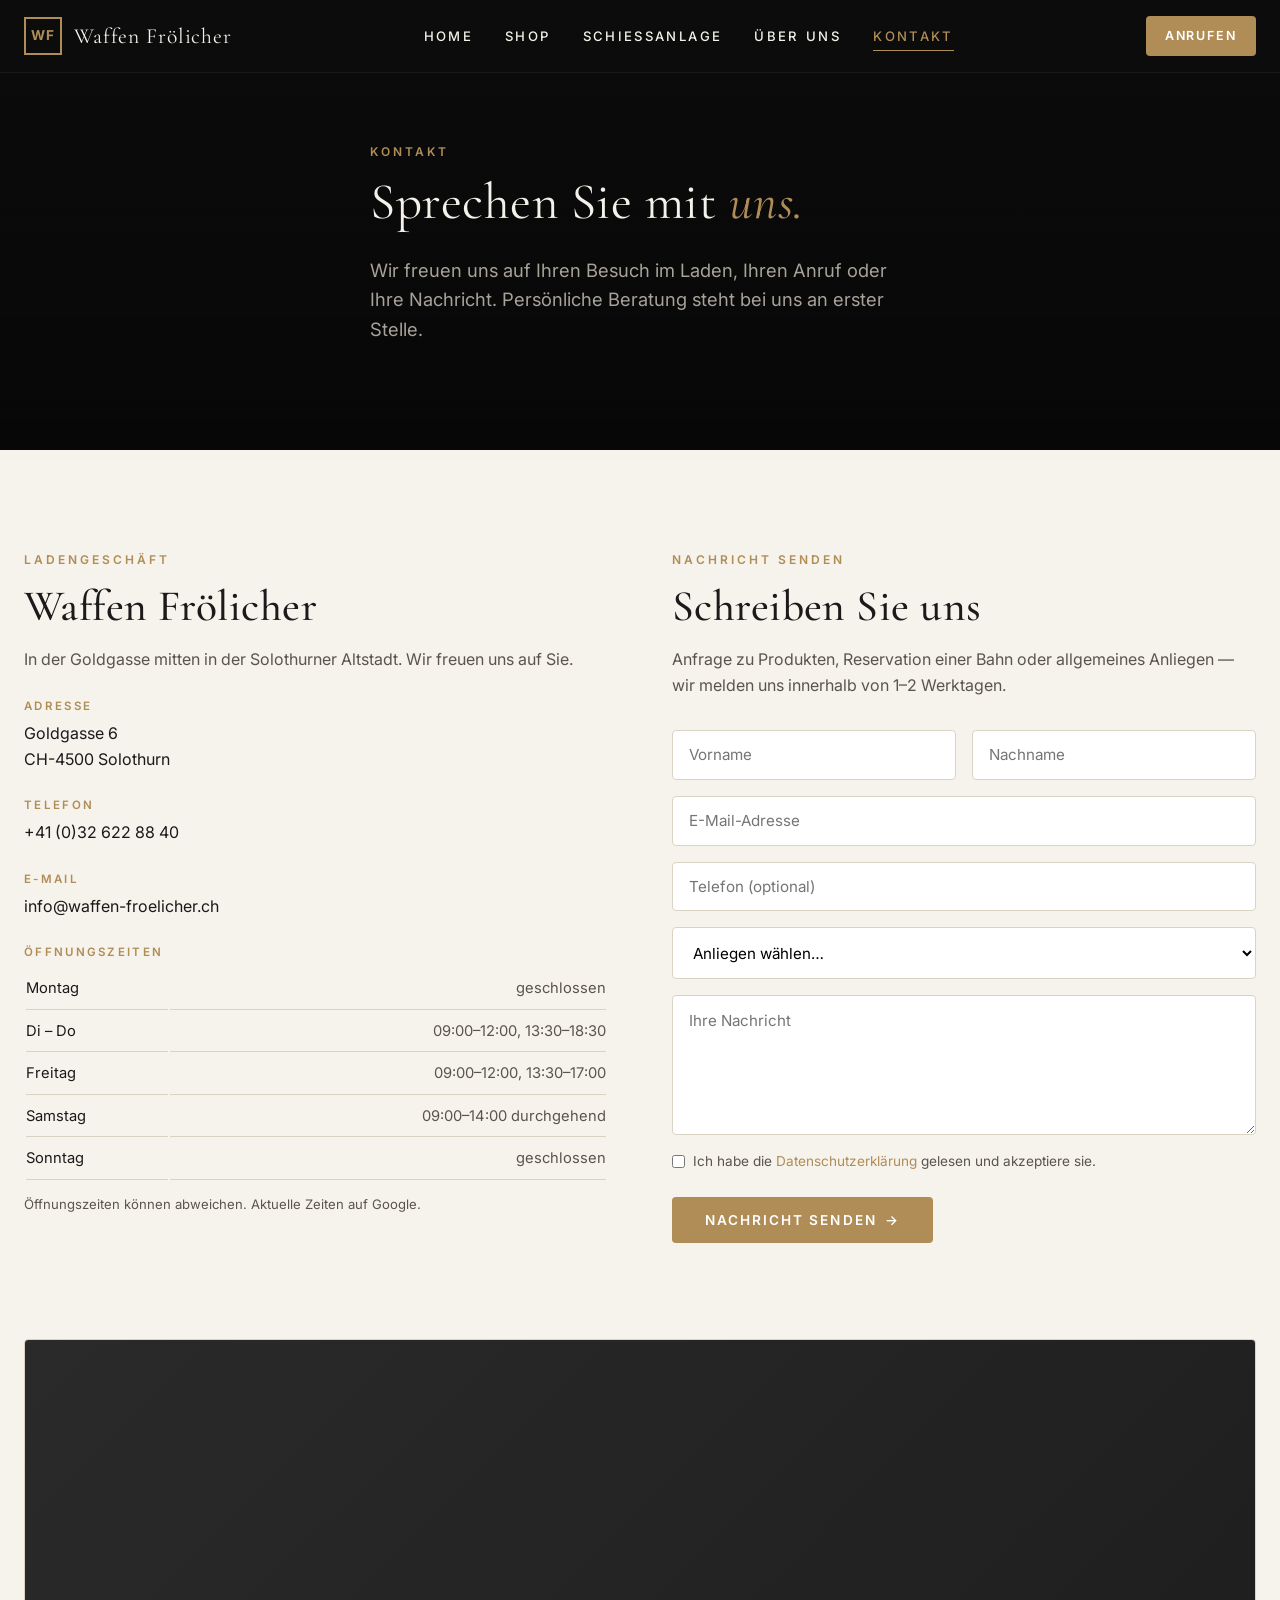
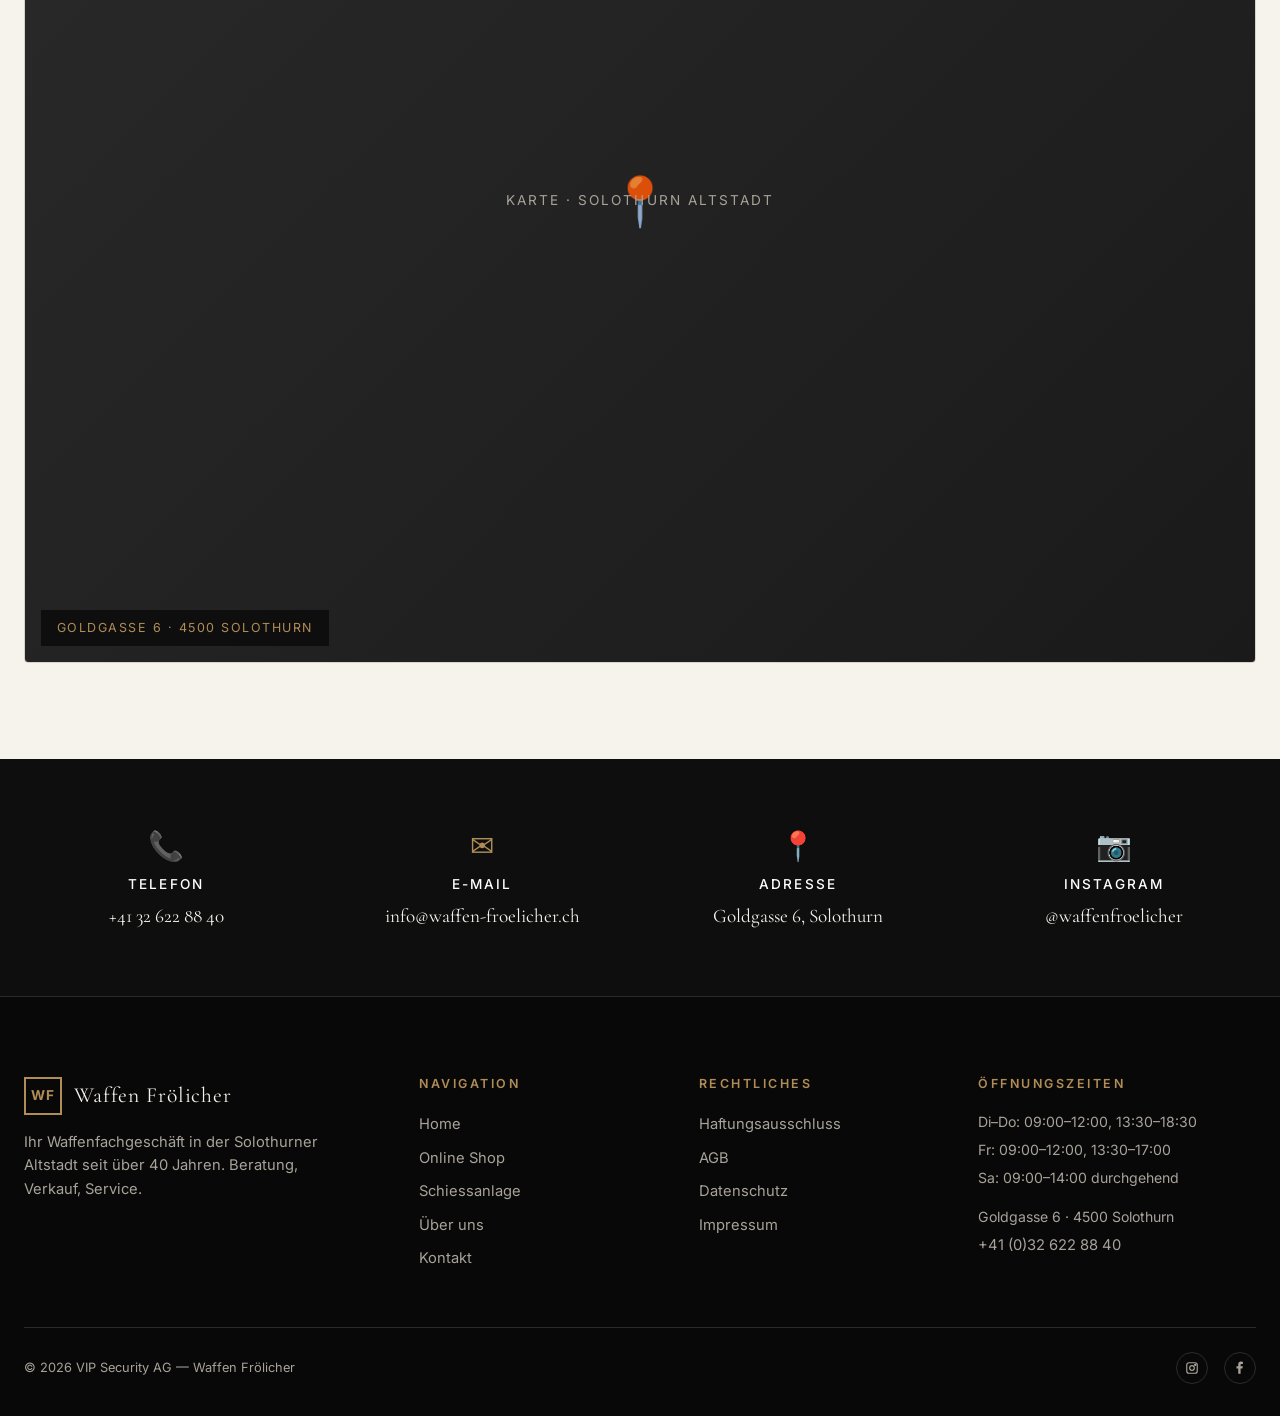
<file: kontakt.html>
<!DOCTYPE html>
<html lang="de">
<head>
  <meta charset="UTF-8">
  <meta name="viewport" content="width=device-width, initial-scale=1.0">
  <title>Kontakt — Waffen Frölicher</title>
  <meta name="description" content="Kontaktieren Sie Waffen Frölicher in Solothurn. Goldgasse 6, 4500 Solothurn. Telefon +41 32 622 88 40.">
  <link rel="preconnect" href="https://fonts.googleapis.com">
  <link rel="preconnect" href="https://fonts.gstatic.com" crossorigin>
  <link href="https://fonts.googleapis.com/css2?family=Cormorant+Garamond:ital,wght@0,400;0,500;0,600;1,400&family=Inter:wght@400;500;600;700&display=swap" rel="stylesheet">
  <link rel="stylesheet" href="styles.css">
</head>
<body>

<header class="site-header">
  <div class="container">
    <a href="index.html" class="brand">
      <span class="brand-mark">WF</span>
      <span>Waffen Frölicher</span>
    </a>
    <nav class="nav-main">
      <a href="index.html">Home</a>
      <a href="shop.html">Shop</a>
      <a href="schiessanlage.html">Schiessanlage</a>
      <a href="ueber-uns.html">Über uns</a>
      <a href="kontakt.html" class="active">Kontakt</a>
    </nav>
    <a href="tel:+41326228840" class="nav-cta">Anrufen</a>
    <button class="nav-toggle" aria-label="Menü"><span></span></button>
  </div>
</header>

<section class="hero hero-sub">
  <div class="hero-bg" style="background-image:url('https://waffen-froelicher.ch/wp-content/uploads/2024/06/5510096e-c8cb-4e33-a4b0-0fe708e0344a-960x450-1.jpg');"></div>
  <div class="container hero-content">
    <span class="eyebrow">Kontakt</span>
    <h1>Sprechen Sie mit <span>uns.</span></h1>
    <p class="lead">Wir freuen uns auf Ihren Besuch im Laden, Ihren Anruf oder Ihre Nachricht. Persönliche Beratung steht bei uns an erster Stelle.</p>
  </div>
</section>

<section class="section">
  <div class="container">
    <div class="contact-grid">

      <!-- LEFT: Info -->
      <div class="contact-info">
        <span class="eyebrow">Ladengeschäft</span>
        <h2>Waffen Frölicher</h2>
        <p>In der Goldgasse mitten in der Solothurner Altstadt. Wir freuen uns auf Sie.</p>

        <div class="contact-block">
          <span class="label">Adresse</span>
          <div class="value">Goldgasse 6<br>CH-4500 Solothurn</div>
        </div>

        <div class="contact-block">
          <span class="label">Telefon</span>
          <div class="value"><a href="tel:+41326228840">+41 (0)32 622 88 40</a></div>
        </div>

        <div class="contact-block">
          <span class="label">E-Mail</span>
          <div class="value"><a href="mailto:info@waffen-froelicher.ch">info@waffen-froelicher.ch</a></div>
        </div>

        <div class="contact-block">
          <span class="label">Öffnungszeiten</span>
          <table class="hours-table">
            <tr><td>Montag</td><td>geschlossen</td></tr>
            <tr><td>Di – Do</td><td>09:00–12:00, 13:30–18:30</td></tr>
            <tr><td>Freitag</td><td>09:00–12:00, 13:30–17:00</td></tr>
            <tr><td>Samstag</td><td>09:00–14:00 durchgehend</td></tr>
            <tr><td>Sonntag</td><td>geschlossen</td></tr>
          </table>
          <p style="font-size: 0.82rem; color: var(--text-on-light-muted); margin-top: 0.75rem;">Öffnungszeiten können abweichen. Aktuelle Zeiten auf Google.</p>
        </div>
      </div>

      <!-- RIGHT: Form -->
      <div>
        <span class="eyebrow">Nachricht senden</span>
        <h2>Schreiben Sie uns</h2>
        <p style="color: var(--text-on-light-muted); margin-bottom: 2rem;">Anfrage zu Produkten, Reservation einer Bahn oder allgemeines Anliegen — wir melden uns innerhalb von 1–2 Werktagen.</p>

        <form class="contact-form">
          <div style="display:grid; grid-template-columns: 1fr 1fr; gap: 1rem;">
            <input type="text" placeholder="Vorname" required>
            <input type="text" placeholder="Nachname" required>
          </div>
          <input type="email" placeholder="E-Mail-Adresse" required>
          <input type="tel" placeholder="Telefon (optional)">
          <select style="width: 100%; padding: 0.9rem 1rem; border: 1px solid var(--border-light); background: #fff; font-family: inherit; font-size: 0.95rem; border-radius: var(--radius);">
            <option>Anliegen wählen…</option>
            <option>Allgemeine Anfrage</option>
            <option>Produktreservation</option>
            <option>Schiessbahn reservieren</option>
            <option>Kurs / Training</option>
            <option>Büchsenmacher-Service</option>
            <option>Waffengutachten</option>
            <option>An-/Verkauf</option>
          </select>
          <textarea placeholder="Ihre Nachricht" required></textarea>
          <label style="display:flex; gap: 0.5rem; align-items: flex-start; font-size: 0.85rem; color: var(--text-on-light-muted);">
            <input type="checkbox" style="width: auto; margin-top: 0.25rem;" required>
            <span>Ich habe die <a href="#" style="color: var(--accent);">Datenschutzerklärung</a> gelesen und akzeptiere sie.</span>
          </label>
          <button type="submit" class="btn btn-primary btn-arrow" style="justify-self: start; margin-top: 0.5rem;">Nachricht senden</button>
        </form>
      </div>

    </div>
  </div>
</section>

<!-- MAP -->
<section class="section" style="padding-top: 0;">
  <div class="container">
    <div class="map-frame">
      <span style="position: relative; z-index: 2; font-size: 0.85rem; letter-spacing: 0.15em; text-transform: uppercase;">Karte · Solothurn Altstadt</span>
    </div>
  </div>
</section>

<!-- DIRECT CONTACT BAND -->
<section class="section dark" style="padding: 4rem 0;">
  <div class="container">
    <div style="display:grid; grid-template-columns: repeat(auto-fit, minmax(220px, 1fr)); gap: 2rem; text-align:center;">
      <div>
        <div style="font-size: 1.8rem; color: var(--accent); margin-bottom: 0.5rem;">📞</div>
        <h4 style="color:#fff; font-family: var(--font-sans); font-size: 0.85rem; letter-spacing: 0.15em; text-transform: uppercase; margin-bottom: 0.5rem;">Telefon</h4>
        <a href="tel:+41326228840" style="color: var(--text-on-dark); font-family: var(--font-serif); font-size: 1.2rem;">+41 32 622 88 40</a>
      </div>
      <div>
        <div style="font-size: 1.8rem; color: var(--accent); margin-bottom: 0.5rem;">✉</div>
        <h4 style="color:#fff; font-family: var(--font-sans); font-size: 0.85rem; letter-spacing: 0.15em; text-transform: uppercase; margin-bottom: 0.5rem;">E-Mail</h4>
        <a href="mailto:info@waffen-froelicher.ch" style="color: var(--text-on-dark); font-family: var(--font-serif); font-size: 1.2rem;">info@waffen-froelicher.ch</a>
      </div>
      <div>
        <div style="font-size: 1.8rem; color: var(--accent); margin-bottom: 0.5rem;">📍</div>
        <h4 style="color:#fff; font-family: var(--font-sans); font-size: 0.85rem; letter-spacing: 0.15em; text-transform: uppercase; margin-bottom: 0.5rem;">Adresse</h4>
        <span style="color: var(--text-on-dark); font-family: var(--font-serif); font-size: 1.2rem;">Goldgasse 6, Solothurn</span>
      </div>
      <div>
        <div style="font-size: 1.8rem; color: var(--accent); margin-bottom: 0.5rem;">📷</div>
        <h4 style="color:#fff; font-family: var(--font-sans); font-size: 0.85rem; letter-spacing: 0.15em; text-transform: uppercase; margin-bottom: 0.5rem;">Instagram</h4>
        <a href="https://www.instagram.com/waffenfroelicher/" target="_blank" style="color: var(--text-on-dark); font-family: var(--font-serif); font-size: 1.2rem;">@waffenfroelicher</a>
      </div>
    </div>
  </div>
</section>

<footer class="site-footer">
  <div class="container">
    <div class="footer-grid">
      <div class="footer-about">
        <div class="brand" style="margin-bottom:0.5rem;">
          <span class="brand-mark">WF</span>
          <span>Waffen Frölicher</span>
        </div>
        <p>Ihr Waffenfachgeschäft in der Solothurner Altstadt seit über 40 Jahren. Beratung, Verkauf, Service.</p>
      </div>
      <div>
        <h4>Navigation</h4>
        <ul>
          <li><a href="index.html">Home</a></li>
          <li><a href="shop.html">Online Shop</a></li>
          <li><a href="schiessanlage.html">Schiessanlage</a></li>
          <li><a href="ueber-uns.html">Über uns</a></li>
          <li><a href="kontakt.html">Kontakt</a></li>
        </ul>
      </div>
      <div>
        <h4>Rechtliches</h4>
        <ul>
          <li><a href="#">Haftungsausschluss</a></li>
          <li><a href="#">AGB</a></li>
          <li><a href="#">Datenschutz</a></li>
          <li><a href="#">Impressum</a></li>
        </ul>
      </div>
      <div class="footer-hours">
        <h4>Öffnungszeiten</h4>
        <p>Di–Do: 09:00–12:00, 13:30–18:30</p>
        <p>Fr: 09:00–12:00, 13:30–17:00</p>
        <p>Sa: 09:00–14:00 durchgehend</p>
        <p style="margin-top:1rem;">Goldgasse 6 · 4500 Solothurn</p>
        <p><a href="tel:+41326228840">+41 (0)32 622 88 40</a></p>
      </div>
    </div>
    <div class="footer-bottom">
      <div>© 2026 VIP Security AG — Waffen Frölicher</div>
      <div class="socials">
        <a href="https://www.instagram.com/waffenfroelicher/" target="_blank" aria-label="Instagram">
          <svg width="14" height="14" viewBox="0 0 24 24" fill="none" stroke="currentColor" stroke-width="2"><rect x="3" y="3" width="18" height="18" rx="4"/><circle cx="12" cy="12" r="4"/><circle cx="17.5" cy="6.5" r="1" fill="currentColor"/></svg>
        </a>
        <a href="#" aria-label="Facebook">
          <svg width="14" height="14" viewBox="0 0 24 24" fill="currentColor"><path d="M13 22v-9h3l1-4h-4V7c0-1 .5-2 2-2h2V1.5C16.5 1.5 15 1 13.5 1 11 1 9 2.5 9 5.5V9H6v4h3v9h4z"/></svg>
        </a>
      </div>
    </div>
  </div>
</footer>

<script src="script.js" defer></script>
</body>
</html>
</file>
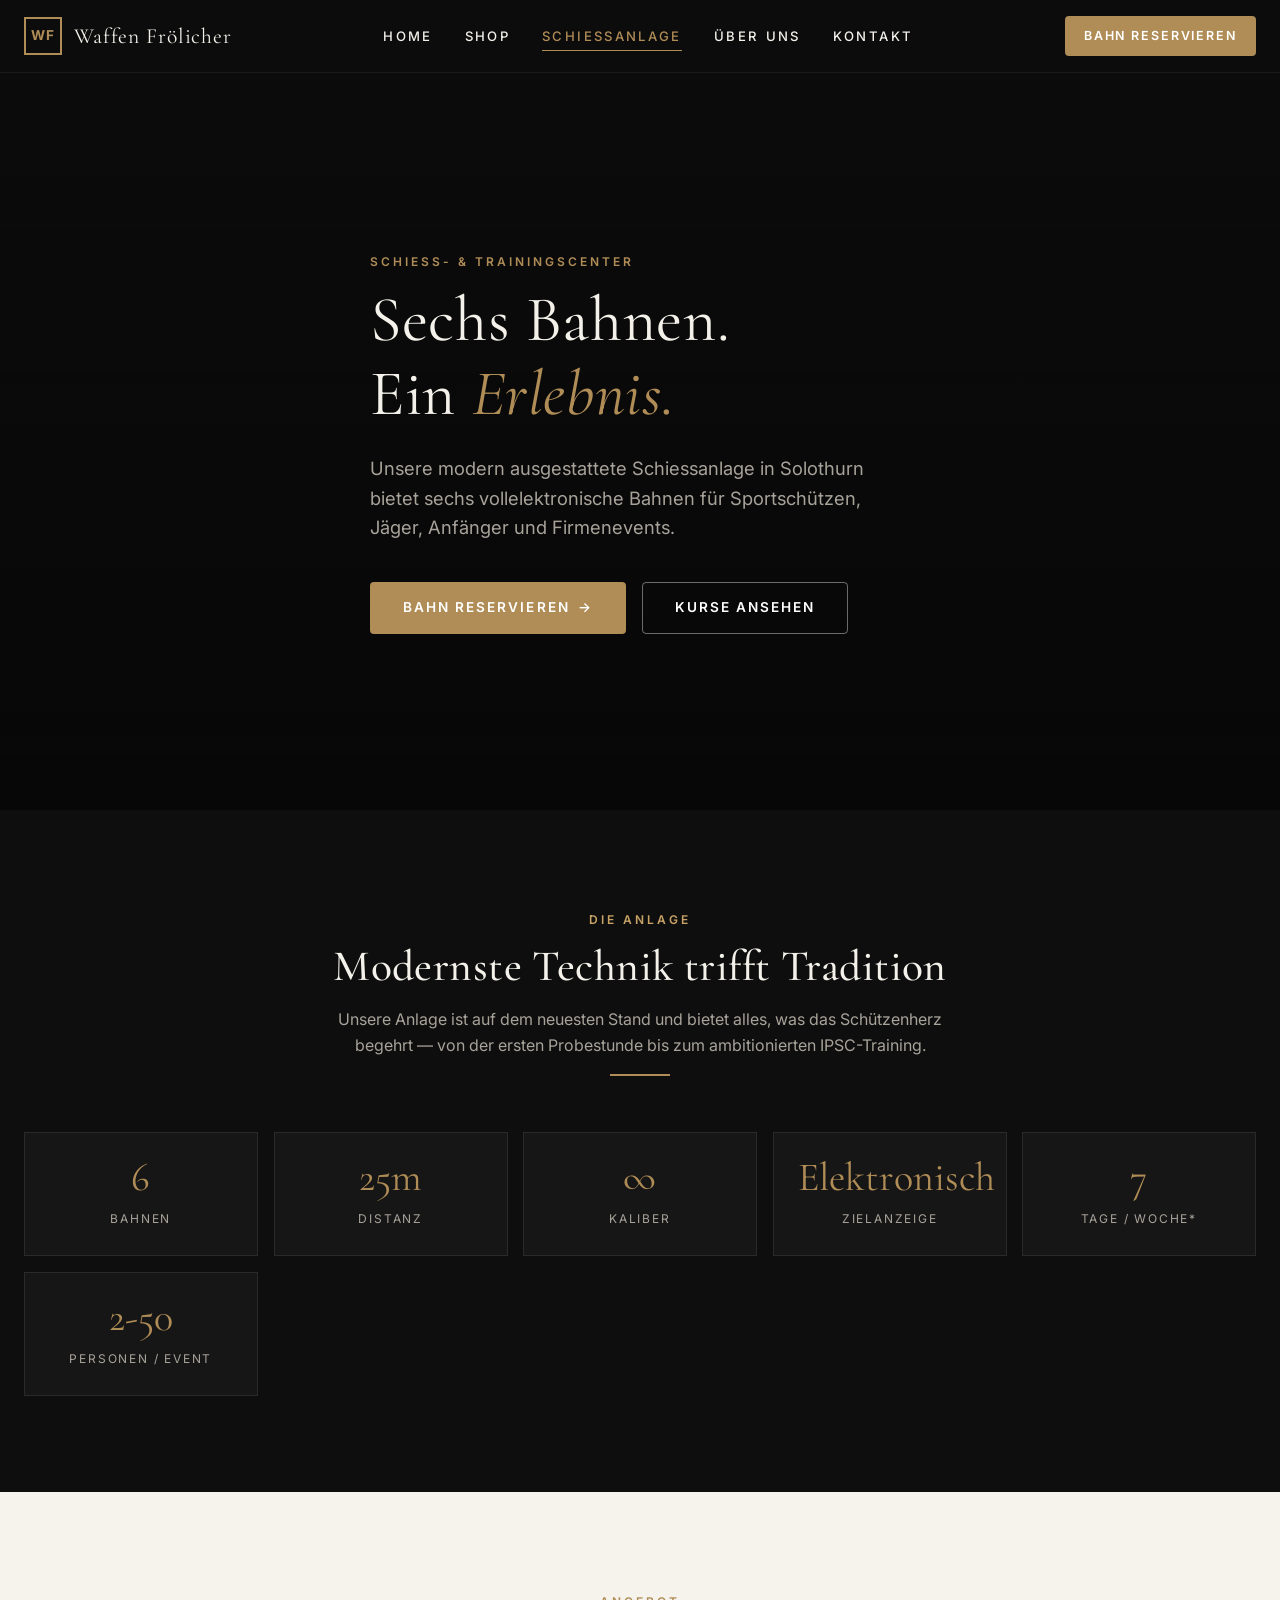
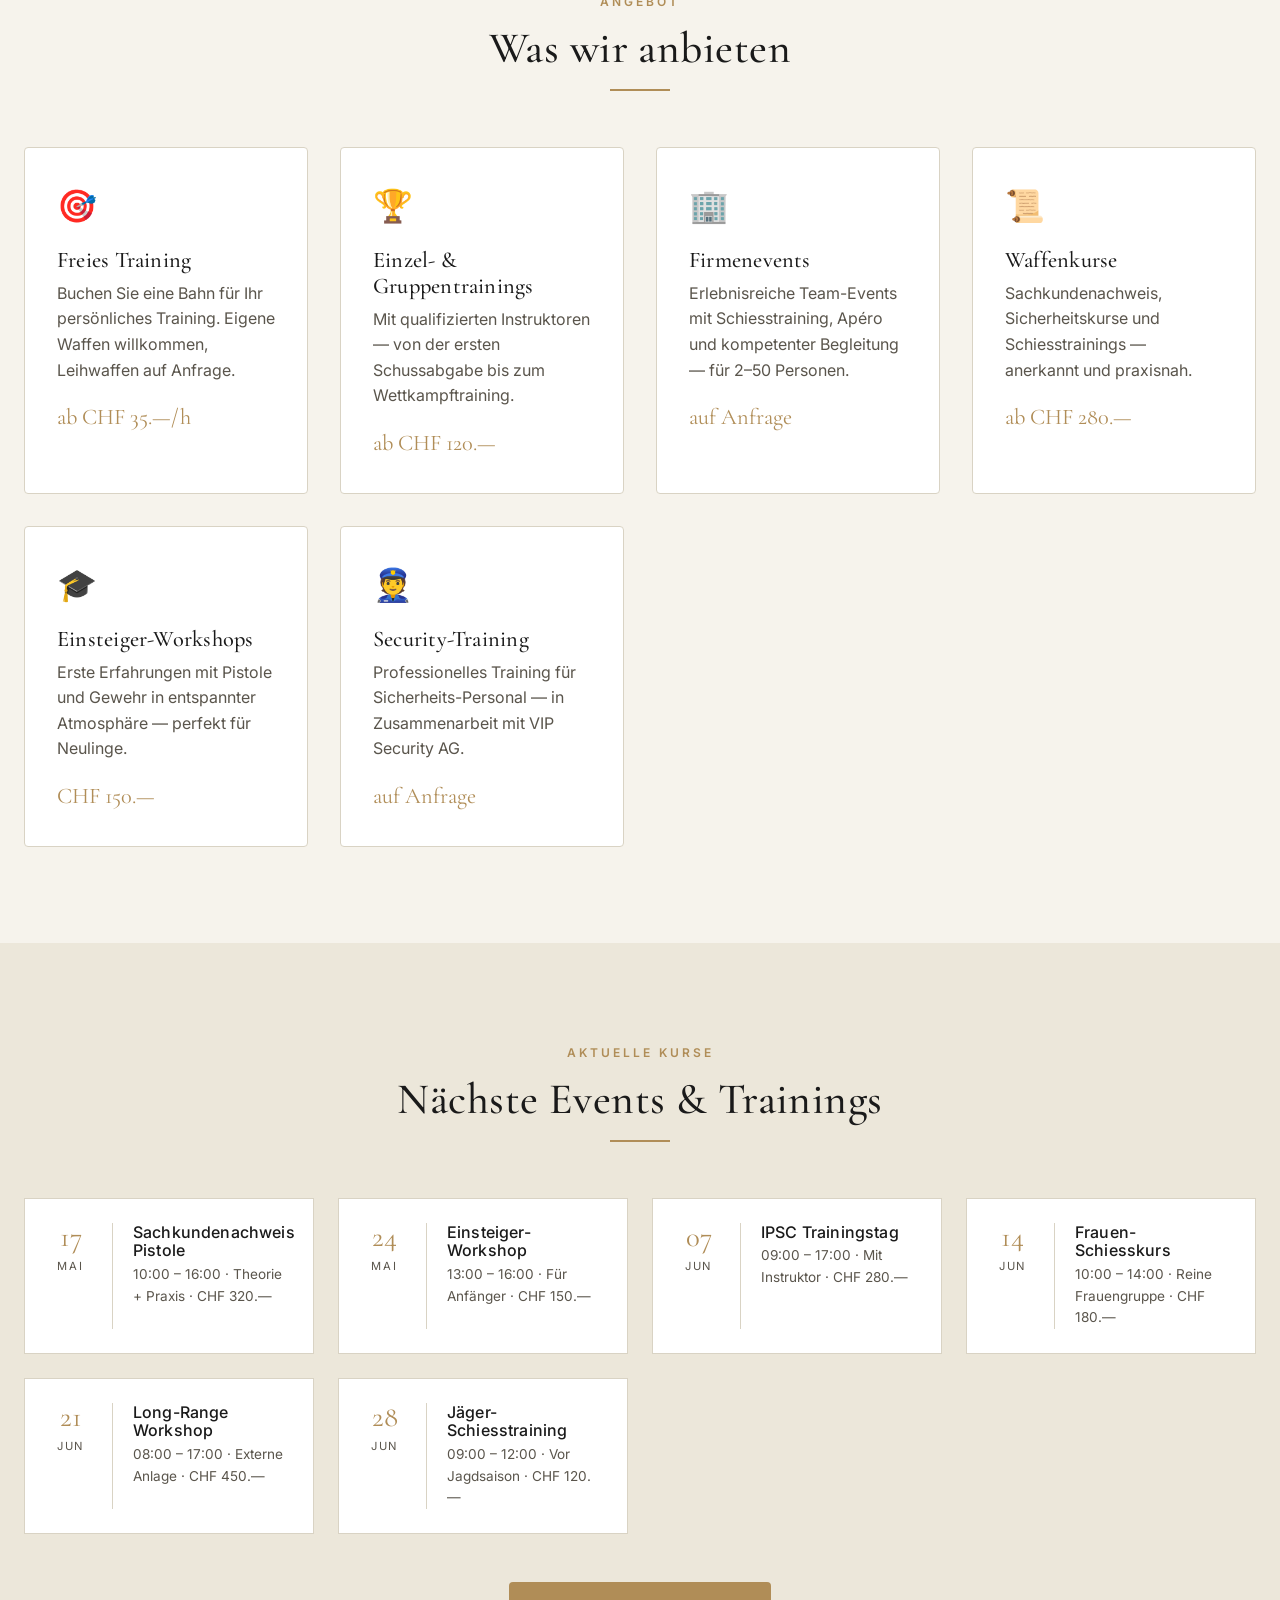
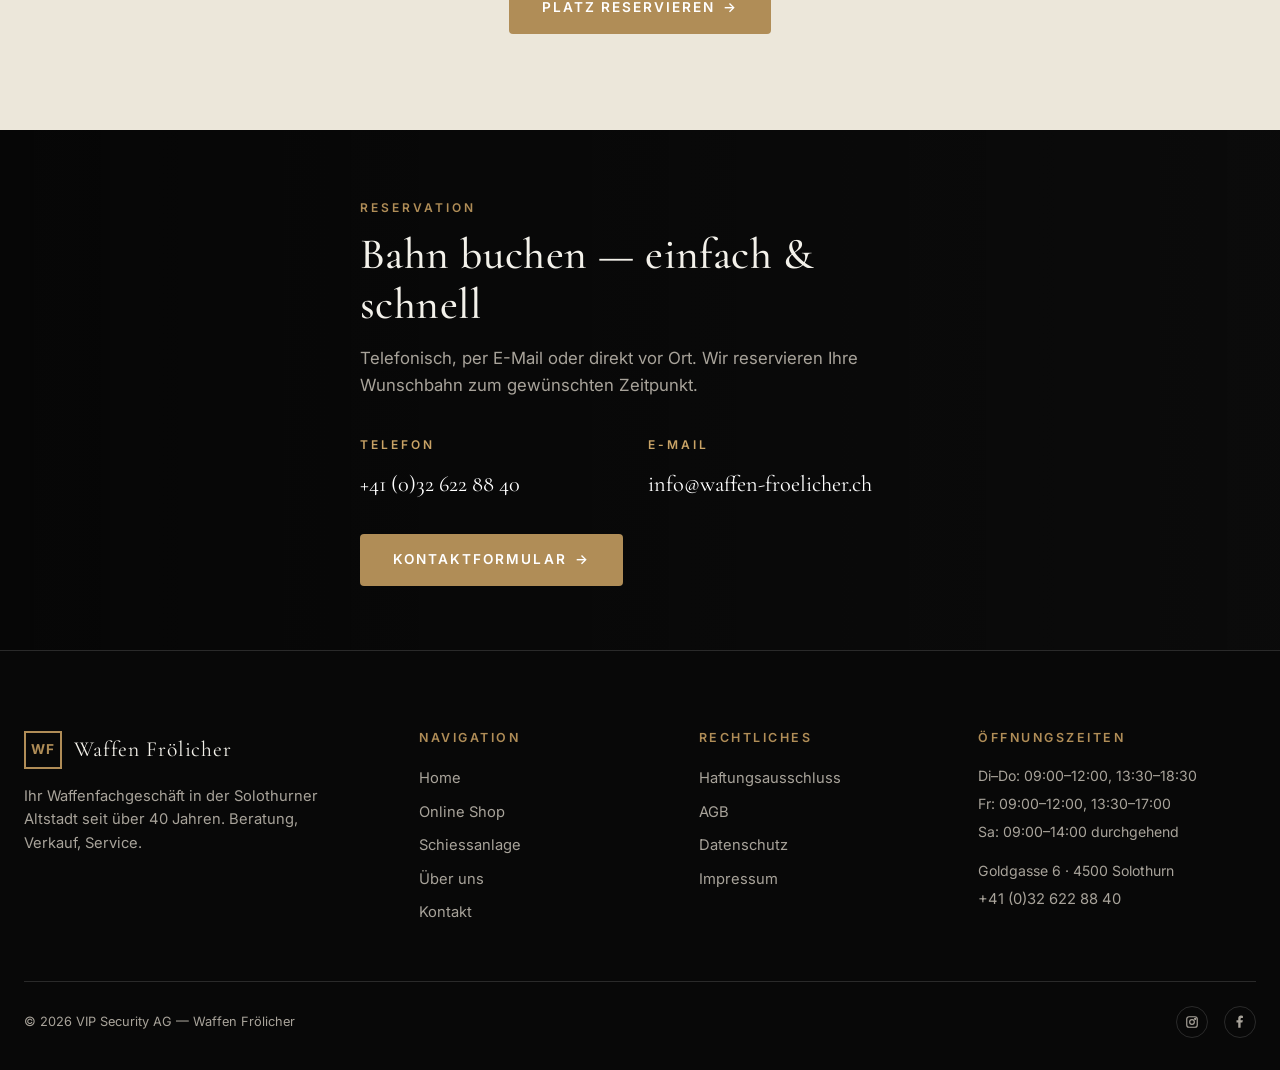
<file: schiessanlage.html>
<!DOCTYPE html>
<html lang="de">
<head>
  <meta charset="UTF-8">
  <meta name="viewport" content="width=device-width, initial-scale=1.0">
  <title>Schiessanlage & Training — Waffen Frölicher</title>
  <meta name="description" content="Moderne Schiessanlage mit sechs Bahnen in Solothurn. Trainings, Firmenevents, Kurse für Anfänger und Profis.">
  <link rel="preconnect" href="https://fonts.googleapis.com">
  <link rel="preconnect" href="https://fonts.gstatic.com" crossorigin>
  <link href="https://fonts.googleapis.com/css2?family=Cormorant+Garamond:ital,wght@0,400;0,500;0,600;1,400&family=Inter:wght@400;500;600;700&display=swap" rel="stylesheet">
  <link rel="stylesheet" href="styles.css">
</head>
<body>

<header class="site-header">
  <div class="container">
    <a href="index.html" class="brand">
      <span class="brand-mark">WF</span>
      <span>Waffen Frölicher</span>
    </a>
    <nav class="nav-main">
      <a href="index.html">Home</a>
      <a href="shop.html">Shop</a>
      <a href="schiessanlage.html" class="active">Schiessanlage</a>
      <a href="ueber-uns.html">Über uns</a>
      <a href="kontakt.html">Kontakt</a>
    </nav>
    <a href="#reservation" class="nav-cta">Bahn reservieren</a>
    <button class="nav-toggle" aria-label="Menü"><span></span></button>
  </div>
</header>

<!-- HERO -->
<section class="hero">
  <div class="hero-bg" style="background-image:url('https://waffen-froelicher.ch/wp-content/uploads/2024/06/foto-11.05.20-20-40-31-13.jpg');"></div>
  <div class="container hero-content">
    <span class="eyebrow">Schiess- & Trainingscenter</span>
    <h1>Sechs Bahnen.<br>Ein <span>Erlebnis.</span></h1>
    <p class="lead">Unsere modern ausgestattete Schiessanlage in Solothurn bietet sechs vollelektronische Bahnen für Sportschützen, Jäger, Anfänger und Firmenevents.</p>
    <div class="hero-actions">
      <a href="#reservation" class="btn btn-primary btn-arrow">Bahn reservieren</a>
      <a href="#kurse" class="btn btn-outline-light">Kurse ansehen</a>
    </div>
  </div>
</section>

<!-- DIE ANLAGE -->
<section class="section dark">
  <div class="container">
    <div class="section-header">
      <span class="eyebrow">Die Anlage</span>
      <h2>Modernste Technik trifft Tradition</h2>
      <p>Unsere Anlage ist auf dem neuesten Stand und bietet alles, was das Schützenherz begehrt — von der ersten Probestunde bis zum ambitionierten IPSC-Training.</p>
      <div class="divider"></div>
    </div>

    <div class="bahn-grid">
      <div class="bahn-card"><span class="num">6</span><span class="label">Bahnen</span></div>
      <div class="bahn-card"><span class="num">25m</span><span class="label">Distanz</span></div>
      <div class="bahn-card"><span class="num">∞</span><span class="label">Kaliber</span></div>
      <div class="bahn-card"><span class="num">Elektronisch</span><span class="label">Zielanzeige</span></div>
      <div class="bahn-card"><span class="num">7</span><span class="label">Tage / Woche*</span></div>
      <div class="bahn-card"><span class="num">2-50</span><span class="label">Personen / Event</span></div>
    </div>
  </div>
</section>

<!-- LEISTUNGEN -->
<section class="section">
  <div class="container">
    <div class="section-header">
      <span class="eyebrow">Angebot</span>
      <h2>Was wir anbieten</h2>
      <div class="divider"></div>
    </div>

    <div style="display:grid; grid-template-columns: repeat(auto-fit, minmax(280px, 1fr)); gap: 2rem;">

      <div style="background:#fff; padding: 2rem; border: 1px solid var(--border-light); border-radius: var(--radius); transition: box-shadow var(--t);">
        <div style="font-size: 2rem; color: var(--accent); margin-bottom: 1rem;">🎯</div>
        <h3>Freies Training</h3>
        <p style="color: var(--text-on-light-muted);">Buchen Sie eine Bahn für Ihr persönliches Training. Eigene Waffen willkommen, Leihwaffen auf Anfrage.</p>
        <p style="font-family: var(--font-serif); font-size: 1.4rem; color: var(--accent); margin-top: 1rem;">ab CHF 35.—/h</p>
      </div>

      <div style="background:#fff; padding: 2rem; border: 1px solid var(--border-light); border-radius: var(--radius);">
        <div style="font-size: 2rem; color: var(--accent); margin-bottom: 1rem;">🏆</div>
        <h3>Einzel- & Gruppentrainings</h3>
        <p style="color: var(--text-on-light-muted);">Mit qualifizierten Instruktoren — von der ersten Schussabgabe bis zum Wettkampftraining.</p>
        <p style="font-family: var(--font-serif); font-size: 1.4rem; color: var(--accent); margin-top: 1rem;">ab CHF 120.—</p>
      </div>

      <div style="background:#fff; padding: 2rem; border: 1px solid var(--border-light); border-radius: var(--radius);">
        <div style="font-size: 2rem; color: var(--accent); margin-bottom: 1rem;">🏢</div>
        <h3>Firmenevents</h3>
        <p style="color: var(--text-on-light-muted);">Erlebnisreiche Team-Events mit Schiesstraining, Apéro und kompetenter Begleitung — für 2–50 Personen.</p>
        <p style="font-family: var(--font-serif); font-size: 1.4rem; color: var(--accent); margin-top: 1rem;">auf Anfrage</p>
      </div>

      <div style="background:#fff; padding: 2rem; border: 1px solid var(--border-light); border-radius: var(--radius);">
        <div style="font-size: 2rem; color: var(--accent); margin-bottom: 1rem;">📜</div>
        <h3>Waffenkurse</h3>
        <p style="color: var(--text-on-light-muted);">Sachkundenachweis, Sicherheitskurse und Schiesstrainings — anerkannt und praxisnah.</p>
        <p style="font-family: var(--font-serif); font-size: 1.4rem; color: var(--accent); margin-top: 1rem;">ab CHF 280.—</p>
      </div>

      <div style="background:#fff; padding: 2rem; border: 1px solid var(--border-light); border-radius: var(--radius);">
        <div style="font-size: 2rem; color: var(--accent); margin-bottom: 1rem;">🎓</div>
        <h3>Einsteiger-Workshops</h3>
        <p style="color: var(--text-on-light-muted);">Erste Erfahrungen mit Pistole und Gewehr in entspannter Atmosphäre — perfekt für Neulinge.</p>
        <p style="font-family: var(--font-serif); font-size: 1.4rem; color: var(--accent); margin-top: 1rem;">CHF 150.—</p>
      </div>

      <div style="background:#fff; padding: 2rem; border: 1px solid var(--border-light); border-radius: var(--radius);">
        <div style="font-size: 2rem; color: var(--accent); margin-bottom: 1rem;">👮</div>
        <h3>Security-Training</h3>
        <p style="color: var(--text-on-light-muted);">Professionelles Training für Sicherheits-Personal — in Zusammenarbeit mit VIP Security AG.</p>
        <p style="font-family: var(--font-serif); font-size: 1.4rem; color: var(--accent); margin-top: 1rem;">auf Anfrage</p>
      </div>

    </div>
  </div>
</section>

<!-- EVENTS / KURSE -->
<section id="kurse" class="section" style="background: var(--bg-light-2);">
  <div class="container">
    <div class="section-header">
      <span class="eyebrow">Aktuelle Kurse</span>
      <h2>Nächste Events & Trainings</h2>
      <div class="divider"></div>
    </div>

    <div class="event-list">
      <div class="event-item">
        <div class="event-date"><span class="day">17</span><span class="month">Mai</span></div>
        <div class="event-info">
          <h4>Sachkundenachweis Pistole</h4>
          <p>10:00 – 16:00 · Theorie + Praxis · CHF 320.—</p>
        </div>
      </div>
      <div class="event-item">
        <div class="event-date"><span class="day">24</span><span class="month">Mai</span></div>
        <div class="event-info">
          <h4>Einsteiger-Workshop</h4>
          <p>13:00 – 16:00 · Für Anfänger · CHF 150.—</p>
        </div>
      </div>
      <div class="event-item">
        <div class="event-date"><span class="day">07</span><span class="month">Jun</span></div>
        <div class="event-info">
          <h4>IPSC Trainingstag</h4>
          <p>09:00 – 17:00 · Mit Instruktor · CHF 280.—</p>
        </div>
      </div>
      <div class="event-item">
        <div class="event-date"><span class="day">14</span><span class="month">Jun</span></div>
        <div class="event-info">
          <h4>Frauen-Schiesskurs</h4>
          <p>10:00 – 14:00 · Reine Frauengruppe · CHF 180.—</p>
        </div>
      </div>
      <div class="event-item">
        <div class="event-date"><span class="day">21</span><span class="month">Jun</span></div>
        <div class="event-info">
          <h4>Long-Range Workshop</h4>
          <p>08:00 – 17:00 · Externe Anlage · CHF 450.—</p>
        </div>
      </div>
      <div class="event-item">
        <div class="event-date"><span class="day">28</span><span class="month">Jun</span></div>
        <div class="event-info">
          <h4>Jäger-Schiesstraining</h4>
          <p>09:00 – 12:00 · Vor Jagdsaison · CHF 120.—</p>
        </div>
      </div>
    </div>

    <div class="text-center mt-3">
      <a href="kontakt.html" class="btn btn-primary btn-arrow">Platz reservieren</a>
    </div>
  </div>
</section>

<!-- RESERVATION CTA -->
<section id="reservation" class="feature-cta">
  <div class="bg" style="background-image:url('https://waffen-froelicher.ch/wp-content/uploads/2024/06/5510096e-c8cb-4e33-a4b0-0fe708e0344a-960x450-1.jpg');"></div>
  <div class="container">
    <div class="content">
      <span class="eyebrow">Reservation</span>
      <h2>Bahn buchen — einfach & schnell</h2>
      <p>Telefonisch, per E-Mail oder direkt vor Ort. Wir reservieren Ihre Wunschbahn zum gewünschten Zeitpunkt.</p>
      <div style="display:grid; grid-template-columns: 1fr 1fr; gap: 1rem; margin-bottom: 2rem;">
        <div>
          <span class="eyebrow" style="color: var(--accent-hover);">Telefon</span>
          <a href="tel:+41326228840" style="display:block; color:#fff; font-family: var(--font-serif); font-size: 1.4rem;">+41 (0)32 622 88 40</a>
        </div>
        <div>
          <span class="eyebrow" style="color: var(--accent-hover);">E-Mail</span>
          <a href="mailto:info@waffen-froelicher.ch" style="display:block; color:#fff; font-family: var(--font-serif); font-size: 1.4rem;">info@waffen-froelicher.ch</a>
        </div>
      </div>
      <a href="kontakt.html" class="btn btn-primary btn-arrow">Kontaktformular</a>
    </div>
  </div>
</section>

<footer class="site-footer">
  <div class="container">
    <div class="footer-grid">
      <div class="footer-about">
        <div class="brand" style="margin-bottom:0.5rem;">
          <span class="brand-mark">WF</span>
          <span>Waffen Frölicher</span>
        </div>
        <p>Ihr Waffenfachgeschäft in der Solothurner Altstadt seit über 40 Jahren. Beratung, Verkauf, Service.</p>
      </div>
      <div>
        <h4>Navigation</h4>
        <ul>
          <li><a href="index.html">Home</a></li>
          <li><a href="shop.html">Online Shop</a></li>
          <li><a href="schiessanlage.html">Schiessanlage</a></li>
          <li><a href="ueber-uns.html">Über uns</a></li>
          <li><a href="kontakt.html">Kontakt</a></li>
        </ul>
      </div>
      <div>
        <h4>Rechtliches</h4>
        <ul>
          <li><a href="#">Haftungsausschluss</a></li>
          <li><a href="#">AGB</a></li>
          <li><a href="#">Datenschutz</a></li>
          <li><a href="#">Impressum</a></li>
        </ul>
      </div>
      <div class="footer-hours">
        <h4>Öffnungszeiten</h4>
        <p>Di–Do: 09:00–12:00, 13:30–18:30</p>
        <p>Fr: 09:00–12:00, 13:30–17:00</p>
        <p>Sa: 09:00–14:00 durchgehend</p>
        <p style="margin-top:1rem;">Goldgasse 6 · 4500 Solothurn</p>
        <p><a href="tel:+41326228840">+41 (0)32 622 88 40</a></p>
      </div>
    </div>
    <div class="footer-bottom">
      <div>© 2026 VIP Security AG — Waffen Frölicher</div>
      <div class="socials">
        <a href="https://www.instagram.com/waffenfroelicher/" target="_blank" aria-label="Instagram">
          <svg width="14" height="14" viewBox="0 0 24 24" fill="none" stroke="currentColor" stroke-width="2"><rect x="3" y="3" width="18" height="18" rx="4"/><circle cx="12" cy="12" r="4"/><circle cx="17.5" cy="6.5" r="1" fill="currentColor"/></svg>
        </a>
        <a href="#" aria-label="Facebook">
          <svg width="14" height="14" viewBox="0 0 24 24" fill="currentColor"><path d="M13 22v-9h3l1-4h-4V7c0-1 .5-2 2-2h2V1.5C16.5 1.5 15 1 13.5 1 11 1 9 2.5 9 5.5V9H6v4h3v9h4z"/></svg>
        </a>
      </div>
    </div>
  </div>
</footer>

<script src="script.js" defer></script>
</body>
</html>
</file>
<file: styles.css>
/* ===========================
   Waffen Frölicher — Mockup
   Moderne Neuauflage, Original-Farben
   =========================== */

:root {
  --bg-dark: #0e0e0e;
  --bg-dark-2: #161616;
  --bg-dark-3: #1d1d1d;
  --bg-light: #f6f3ec;
  --bg-light-2: #ece7da;
  --text-on-dark: #f3f1ea;
  --text-on-dark-muted: #a8a39a;
  --text-on-light: #1a1a1a;
  --text-on-light-muted: #5a554c;
  --accent: #b08d57;
  --accent-hover: #c9a366;
  --accent-deep: #8b6a3a;
  --danger: #a02828;
  --border: #2a2a2a;
  --border-light: #d9d3c4;
  --shadow-1: 0 2px 12px rgba(0,0,0,0.18);
  --shadow-2: 0 8px 32px rgba(0,0,0,0.28);
  --maxw: 1280px;
  --radius: 4px;
  --radius-lg: 8px;
  --t: 0.25s ease;
  --font-serif: "Cormorant Garamond", "Playfair Display", Georgia, serif;
  --font-sans: "Inter", "Helvetica Neue", Arial, sans-serif;
}

* { box-sizing: border-box; margin: 0; padding: 0; }
html { scroll-behavior: smooth; -webkit-text-size-adjust: 100%; }
body {
  font-family: var(--font-sans);
  background: var(--bg-light);
  color: var(--text-on-light);
  line-height: 1.6;
  font-size: 16px;
  -webkit-font-smoothing: antialiased;
  text-rendering: optimizeLegibility;
}
img { max-width: 100%; display: block; height: auto; }
a { color: inherit; text-decoration: none; transition: color var(--t); }
a:hover { color: var(--accent); }
button { font-family: inherit; cursor: pointer; border: none; background: none; }

h1, h2, h3, h4 { font-family: var(--font-serif); font-weight: 500; letter-spacing: 0.01em; line-height: 1.15; }
h1 { font-size: clamp(2.5rem, 5vw, 4.5rem); }
h2 { font-size: clamp(1.8rem, 3.4vw, 2.8rem); margin-bottom: 1rem; }
h3 { font-size: 1.4rem; margin-bottom: 0.5rem; }
.eyebrow {
  font-family: var(--font-sans);
  font-size: 0.75rem;
  letter-spacing: 0.25em;
  text-transform: uppercase;
  color: var(--accent);
  font-weight: 600;
  margin-bottom: 0.75rem;
  display: inline-block;
}

.container { max-width: var(--maxw); margin: 0 auto; padding: 0 1.5rem; }
.section { padding: 6rem 0; }
.section.dark { background: var(--bg-dark); color: var(--text-on-dark); }
.section.dark .eyebrow { color: var(--accent-hover); }
.section-header { text-align: center; margin-bottom: 3.5rem; }
.section-header p { max-width: 640px; margin: 0.75rem auto 0; color: var(--text-on-light-muted); }
.section.dark .section-header p { color: var(--text-on-dark-muted); }
.divider { width: 60px; height: 2px; background: var(--accent); margin: 1rem auto 0; }

.btn {
  display: inline-flex; align-items: center; gap: 0.5rem;
  padding: 0.875rem 2rem;
  font-size: 0.85rem; letter-spacing: 0.15em; text-transform: uppercase;
  font-weight: 600;
  border-radius: var(--radius);
  transition: all var(--t);
  cursor: pointer;
  border: 1px solid transparent;
}
.btn-primary { background: var(--accent); color: #fff; }
.btn-primary:hover { background: var(--accent-hover); color: #fff; transform: translateY(-1px); box-shadow: var(--shadow-1); }
.btn-outline { border-color: var(--accent); color: var(--accent); background: transparent; }
.btn-outline:hover { background: var(--accent); color: #fff; }
.btn-outline-light { border-color: rgba(255,255,255,0.4); color: #fff; background: transparent; }
.btn-outline-light:hover { background: #fff; color: var(--bg-dark); border-color: #fff; }
.btn-arrow::after { content: "→"; transition: transform var(--t); }
.btn-arrow:hover::after { transform: translateX(4px); }

.site-header {
  position: fixed; top: 0; left: 0; right: 0;
  z-index: 100;
  background: rgba(14,14,14,0.92);
  backdrop-filter: blur(12px);
  -webkit-backdrop-filter: blur(12px);
  border-bottom: 1px solid rgba(255,255,255,0.06);
  transition: background var(--t);
}
.site-header .container {
  display: flex; align-items: center; justify-content: space-between;
  height: 72px;
}
.brand {
  display: flex; align-items: center; gap: 0.75rem;
  color: var(--text-on-dark);
  font-family: var(--font-serif);
  font-size: 1.35rem;
  letter-spacing: 0.04em;
}
.brand-mark {
  width: 38px; height: 38px;
  border: 2px solid var(--accent);
  display: grid; place-items: center;
  color: var(--accent);
  font-weight: 700;
  font-family: var(--font-sans);
  font-size: 0.85rem;
  letter-spacing: 0.05em;
}
.nav-main { display: flex; align-items: center; gap: 2rem; }
.nav-main a {
  color: var(--text-on-dark);
  font-size: 0.82rem;
  letter-spacing: 0.18em;
  text-transform: uppercase;
  font-weight: 500;
  position: relative;
  padding: 4px 0;
}
.nav-main a.active, .nav-main a:hover { color: var(--accent); }
.nav-main a::after {
  content: ""; position: absolute; left: 0; bottom: 0;
  width: 0; height: 1px; background: var(--accent);
  transition: width var(--t);
}
.nav-main a:hover::after, .nav-main a.active::after { width: 100%; }
.nav-cta {
  background: var(--accent); color: #fff;
  padding: 0.6rem 1.2rem; border-radius: var(--radius);
  font-size: 0.78rem; letter-spacing: 0.15em; text-transform: uppercase;
  font-weight: 600;
}
.nav-cta:hover { background: var(--accent-hover); color: #fff; }
.nav-toggle { display: none; width: 32px; height: 32px; color: var(--text-on-dark); position: relative; }
.nav-toggle span, .nav-toggle::before, .nav-toggle::after {
  content: ""; position: absolute; left: 4px; right: 4px;
  height: 2px; background: currentColor;
}
.nav-toggle::before { top: 9px; }
.nav-toggle span { top: 15px; }
.nav-toggle::after { top: 21px; }

@media (max-width: 960px) {
  .nav-main, .nav-cta { display: none; }
  .nav-toggle { display: block; }
}

.hero {
  position: relative;
  min-height: 90vh;
  display: flex; align-items: center;
  color: var(--text-on-dark);
  background: var(--bg-dark);
  overflow: hidden;
  padding-top: 72px;
}
.hero-bg {
  position: absolute; inset: 0;
  background-size: cover; background-position: center;
  filter: brightness(0.45) saturate(1.1);
  transform: scale(1.05);
}
.hero-bg::after {
  content: ""; position: absolute; inset: 0;
  background: linear-gradient(180deg, rgba(14,14,14,0.3) 0%, rgba(14,14,14,0.6) 50%, rgba(14,14,14,0.9) 100%);
}
.hero-content { position: relative; z-index: 2; max-width: 720px; padding: 4rem 0; }
.hero h1 { font-weight: 400; margin-bottom: 1.5rem; }
.hero h1 span { color: var(--accent); font-style: italic; }
.hero p.lead {
  font-size: 1.15rem; line-height: 1.6;
  max-width: 540px;
  color: var(--text-on-dark-muted);
  margin-bottom: 2.5rem;
}
.hero-actions { display: flex; gap: 1rem; flex-wrap: wrap; }
.hero-meta {
  position: absolute;
  bottom: 2rem; right: 1.5rem;
  z-index: 2;
  font-size: 0.75rem;
  letter-spacing: 0.2em;
  text-transform: uppercase;
  color: var(--text-on-dark-muted);
  display: flex; align-items: center; gap: 0.75rem;
}
.hero-meta .line { width: 40px; height: 1px; background: var(--accent); }

.hero-sub { min-height: 50vh; }
.hero-sub .hero-content { padding: 2rem 0; }
.hero-sub h1 { font-size: clamp(2.2rem, 4vw, 3.5rem); }

.intro-split {
  display: grid; grid-template-columns: 1fr 1fr;
  gap: 4rem; align-items: center;
}
.intro-split img { border-radius: var(--radius); box-shadow: var(--shadow-2); }
.intro-split .text p { color: var(--text-on-light-muted); margin-bottom: 1rem; max-width: 480px; }
.stats-row {
  display: grid; grid-template-columns: repeat(3, 1fr);
  gap: 2rem; margin-top: 2rem; padding-top: 2rem;
  border-top: 1px solid var(--border-light);
}
.stat .num { font-family: var(--font-serif); font-size: 2.5rem; color: var(--accent); display: block; line-height: 1; margin-bottom: 0.25rem; }
.stat .label { font-size: 0.75rem; letter-spacing: 0.18em; text-transform: uppercase; color: var(--text-on-light-muted); }
@media (max-width: 768px) { .intro-split { grid-template-columns: 1fr; gap: 2rem; } }

.services-grid {
  display: grid;
  grid-template-columns: repeat(auto-fit, minmax(260px, 1fr));
  gap: 1px;
  background: var(--border);
  border: 1px solid var(--border);
}
.service-card {
  background: var(--bg-dark-2);
  padding: 2.5rem 2rem;
  transition: background var(--t), transform var(--t);
  position: relative; overflow: hidden;
}
.service-card:hover { background: var(--bg-dark-3); }
.service-card::before {
  content: ""; position: absolute; left: 0; top: 0;
  width: 3px; height: 0; background: var(--accent);
  transition: height var(--t);
}
.service-card:hover::before { height: 100%; }
.service-icon { width: 48px; height: 48px; display: grid; place-items: center; margin-bottom: 1.25rem; color: var(--accent); }
.service-icon svg { width: 100%; height: 100%; }
.service-card h3 { color: var(--text-on-dark); font-size: 1.2rem; margin-bottom: 0.5rem; }
.service-card p { color: var(--text-on-dark-muted); font-size: 0.92rem; }

.product-grid {
  display: grid;
  grid-template-columns: repeat(auto-fill, minmax(260px, 1fr));
  gap: 2rem;
}
.product-card {
  background: #fff;
  border: 1px solid var(--border-light);
  border-radius: var(--radius);
  overflow: hidden;
  transition: transform var(--t), box-shadow var(--t);
  display: flex; flex-direction: column;
}
.product-card:hover { transform: translateY(-4px); box-shadow: var(--shadow-2); }
.product-image {
  aspect-ratio: 1 / 1;
  background: var(--bg-light-2);
  display: grid; place-items: center;
  overflow: hidden;
  position: relative;
}
.product-image img {
  width: 100%; height: 100%;
  object-fit: contain;
  padding: 1.5rem;
  transition: transform 0.4s ease;
}
.product-card:hover .product-image img { transform: scale(1.04); }
.product-badge {
  position: absolute; top: 0.75rem; left: 0.75rem;
  background: var(--bg-dark);
  color: var(--accent);
  font-size: 0.65rem;
  letter-spacing: 0.18em;
  text-transform: uppercase;
  padding: 0.35rem 0.7rem;
  font-weight: 600;
}
.product-info { padding: 1.25rem; display: flex; flex-direction: column; gap: 0.5rem; flex: 1; }
.product-category { font-size: 0.7rem; letter-spacing: 0.18em; text-transform: uppercase; color: var(--text-on-light-muted); }
.product-info h3 { font-family: var(--font-sans); font-size: 1rem; font-weight: 600; margin-bottom: 0; flex: 1; }
.product-price { font-family: var(--font-serif); font-size: 1.3rem; color: var(--accent); }
.product-info .btn { margin-top: 0.5rem; padding: 0.65rem 1rem; font-size: 0.75rem; justify-content: center; }

.filter-bar {
  display: flex; gap: 0.75rem; flex-wrap: wrap;
  justify-content: center; margin-bottom: 3rem;
}
.filter-chip {
  padding: 0.6rem 1.4rem;
  border: 1px solid var(--border-light);
  border-radius: 999px;
  font-size: 0.78rem;
  letter-spacing: 0.12em;
  text-transform: uppercase;
  color: var(--text-on-light-muted);
  background: #fff;
  cursor: pointer;
  transition: all var(--t);
}
.filter-chip:hover, .filter-chip.active {
  background: var(--bg-dark); color: var(--accent); border-color: var(--bg-dark);
}

.feature-cta {
  position: relative; min-height: 480px;
  display: flex; align-items: center;
  color: var(--text-on-dark);
  background: var(--bg-dark);
  overflow: hidden;
}
.feature-cta .bg {
  position: absolute; inset: 0;
  background-size: cover; background-position: center;
  filter: brightness(0.4);
}
.feature-cta .bg::after {
  content: ""; position: absolute; inset: 0;
  background: linear-gradient(90deg, rgba(14,14,14,0.92) 0%, rgba(14,14,14,0.4) 100%);
}
.feature-cta .content { position: relative; z-index: 2; max-width: 560px; padding: 4rem 0; }
.feature-cta h2 { margin-bottom: 1rem; }
.feature-cta p { color: var(--text-on-dark-muted); margin-bottom: 2rem; font-size: 1.05rem; }
.feature-cta-list {
  list-style: none;
  display: grid; grid-template-columns: 1fr 1fr;
  gap: 0.75rem 1.5rem; margin-bottom: 2rem;
}
.feature-cta-list li {
  font-size: 0.92rem; color: var(--text-on-dark);
  display: flex; align-items: center; gap: 0.5rem;
}
.feature-cta-list li::before {
  content: ""; width: 6px; height: 6px;
  background: var(--accent); flex-shrink: 0;
}

.bahn-grid {
  display: grid;
  grid-template-columns: repeat(auto-fit, minmax(200px, 1fr));
  gap: 1rem; margin-top: 3rem;
}
.bahn-card {
  background: var(--bg-dark-2);
  padding: 1.5rem; text-align: center;
  border: 1px solid var(--border);
  transition: border-color var(--t);
}
.bahn-card:hover { border-color: var(--accent); }
.bahn-card .num { font-family: var(--font-serif); font-size: 2.5rem; color: var(--accent); display: block; line-height: 1; margin-bottom: 0.5rem; }
.bahn-card .label { font-size: 0.75rem; letter-spacing: 0.15em; text-transform: uppercase; color: var(--text-on-dark-muted); }

.event-list {
  display: grid;
  grid-template-columns: repeat(auto-fit, minmax(280px, 1fr));
  gap: 1.5rem;
}
.event-item {
  background: #fff;
  border: 1px solid var(--border-light);
  padding: 1.5rem;
  display: flex; gap: 1.25rem;
  transition: box-shadow var(--t);
}
.event-item:hover { box-shadow: var(--shadow-1); }
.event-date { flex-shrink: 0; width: 64px; text-align: center; border-right: 1px solid var(--border-light); padding-right: 1.25rem; }
.event-date .day { font-family: var(--font-serif); font-size: 1.8rem; color: var(--accent); display: block; line-height: 1; }
.event-date .month { font-size: 0.7rem; letter-spacing: 0.15em; text-transform: uppercase; color: var(--text-on-light-muted); }
.event-info h4 { font-family: var(--font-sans); font-size: 1rem; margin-bottom: 0.25rem; }
.event-info p { font-size: 0.85rem; color: var(--text-on-light-muted); }

.ig-grid { display: grid; grid-template-columns: repeat(6, 1fr); gap: 4px; }
.ig-grid a { aspect-ratio: 1 / 1; overflow: hidden; position: relative; background: var(--bg-dark-2); }
.ig-grid img { width: 100%; height: 100%; object-fit: cover; transition: transform 0.4s ease; }
.ig-grid a:hover img { transform: scale(1.08); }
.ig-grid a::after { content: ""; position: absolute; inset: 0; background: rgba(14,14,14,0); transition: background var(--t); }
.ig-grid a:hover::after { background: rgba(14,14,14,0.4); }
@media (max-width: 900px) { .ig-grid { grid-template-columns: repeat(3, 1fr); } }

.contact-grid { display: grid; grid-template-columns: 1fr 1fr; gap: 4rem; }
.contact-info p { color: var(--text-on-light-muted); margin-bottom: 1.5rem; }
.contact-block { margin-bottom: 1.5rem; }
.contact-block .label { font-size: 0.72rem; letter-spacing: 0.2em; text-transform: uppercase; color: var(--accent); margin-bottom: 0.35rem; display: block; font-weight: 600; }
.contact-block .value { font-size: 1rem; }
.hours-table { width: 100%; }
.hours-table td { padding: 0.5rem 0; border-bottom: 1px solid var(--border-light); font-size: 0.92rem; }
.hours-table td:last-child { text-align: right; color: var(--text-on-light-muted); }
.contact-form { display: grid; gap: 1rem; }
.contact-form input, .contact-form textarea {
  width: 100%;
  padding: 0.9rem 1rem;
  border: 1px solid var(--border-light);
  background: #fff;
  font-family: inherit;
  font-size: 0.95rem;
  border-radius: var(--radius);
  transition: border-color var(--t);
}
.contact-form input:focus, .contact-form textarea:focus { outline: none; border-color: var(--accent); }
.contact-form textarea { min-height: 140px; resize: vertical; }
@media (max-width: 768px) { .contact-grid { grid-template-columns: 1fr; gap: 2rem; } }

.site-footer {
  background: #080808;
  color: var(--text-on-dark);
  padding: 5rem 0 2rem;
  border-top: 1px solid var(--border);
}
.footer-grid {
  display: grid;
  grid-template-columns: 1.5fr 1fr 1fr 1.2fr;
  gap: 3rem; margin-bottom: 3rem;
}
.footer-grid h4 {
  font-family: var(--font-sans);
  font-size: 0.78rem; letter-spacing: 0.2em; text-transform: uppercase;
  color: var(--accent); font-weight: 600; margin-bottom: 1.25rem;
}
.footer-grid ul { list-style: none; }
.footer-grid li { margin-bottom: 0.5rem; }
.footer-grid a { color: var(--text-on-dark-muted); font-size: 0.92rem; }
.footer-grid a:hover { color: var(--accent); }
.footer-about p { color: var(--text-on-dark-muted); font-size: 0.92rem; max-width: 320px; margin-top: 1rem; }
.footer-hours { font-size: 0.88rem; color: var(--text-on-dark-muted); }
.footer-hours p { margin-bottom: 0.35rem; }
.footer-bottom {
  border-top: 1px solid var(--border);
  padding-top: 1.5rem;
  display: flex; justify-content: space-between; align-items: center;
  font-size: 0.8rem; color: var(--text-on-dark-muted);
  flex-wrap: wrap; gap: 1rem;
}
.footer-bottom .socials { display: flex; gap: 1rem; }
.footer-bottom .socials a { width: 32px; height: 32px; border: 1px solid var(--border); display: grid; place-items: center; border-radius: 50%; }
.footer-bottom .socials a:hover { background: var(--accent); border-color: var(--accent); color: #fff; }
@media (max-width: 768px) { .footer-grid { grid-template-columns: 1fr 1fr; } }

.map-frame {
  width: 100%;
  aspect-ratio: 4 / 3;
  border: 1px solid var(--border-light);
  border-radius: var(--radius);
  overflow: hidden;
  background: linear-gradient(135deg, #2a2a2a 0%, #1a1a1a 100%);
  position: relative;
  display: grid;
  place-items: center;
  color: var(--text-on-dark-muted);
}
.map-frame::before {
  content: "📍";
  font-size: 3rem;
  position: absolute;
  filter: hue-rotate(20deg);
}
.map-frame::after {
  content: "Goldgasse 6 · 4500 Solothurn";
  position: absolute; bottom: 1rem; left: 1rem;
  background: var(--bg-dark); color: var(--accent);
  padding: 0.5rem 1rem; font-size: 0.78rem;
  letter-spacing: 0.12em; text-transform: uppercase;
}

.text-center { text-align: center; }
.mt-2 { margin-top: 2rem; }
.mt-3 { margin-top: 3rem; }

/* ===========================
   MODERN EDITORIAL HERO
   (Index page only)
   =========================== */
.hero-modern {
  position: relative;
  min-height: 100vh;
  background: #0a0a0a;
  color: var(--text-on-dark);
  display: flex;
  flex-direction: column;
  padding-top: 72px;
  overflow: hidden;
  isolation: isolate;
}
.hero-modern > .hero-bg-pistol {
  position: absolute;
  inset: 0;
  width: 100%;
  height: 100%;
  z-index: 0;
  pointer-events: none;
  opacity: 0.9;
  animation: pistolFloat 9s ease-in-out infinite;
}
.hero-bg-pistol .pistol-wireframe {
  transform-origin: center;
  transform-box: fill-box;
  animation: pistolDrift 18s ease-in-out infinite;
}
.hero-bg-pistol .pistol-lines line {
  fill: none;
  stroke: url(#pistolLine);
  stroke-width: 1.8;
  stroke-linecap: round;
  stroke-dasharray: 1200;
  stroke-dashoffset: 1200;
  animation: pistolDraw 2.8s ease-out forwards, pistolLineFlicker 7s ease-in-out infinite 3s;
}
.hero-bg-pistol .pistol-lines line:nth-child(odd)  { animation-delay: 0s,   3.0s; }
.hero-bg-pistol .pistol-lines line:nth-child(even) { animation-delay: 0.15s, 3.4s; }
.hero-bg-pistol .pistol-dots circle {
  r: 2.8;
  fill: #e9d6b3;
  opacity: 0;
  animation: pistolDotIn 0.4s ease-out forwards, pistolDotPulse 3.6s ease-in-out infinite;
}
.hero-bg-pistol .pistol-dots circle:nth-child(3n)   { animation-delay: 1.6s, 4.0s; }
.hero-bg-pistol .pistol-dots circle:nth-child(3n+1) { animation-delay: 1.9s, 4.6s; }
.hero-bg-pistol .pistol-dots circle:nth-child(3n+2) { animation-delay: 2.2s, 5.2s; }

@keyframes pistolDraw {
  to { stroke-dashoffset: 0; }
}
@keyframes pistolDotIn {
  to { opacity: 0.95; }
}
@keyframes pistolDotPulse {
  0%, 100% { opacity: 0.7; r: 2.4; }
  50%      { opacity: 1;   r: 3.4; }
}
@keyframes pistolLineFlicker {
  0%, 100% { opacity: 1; }
  50%      { opacity: 0.55; }
}
@keyframes pistolFloat {
  0%, 100% { transform: translateY(0); }
  50%      { transform: translateY(-10px); }
}
@keyframes pistolDrift {
  0%, 100% { transform: scale(1)    rotate(0deg); }
  50%      { transform: scale(1.02) rotate(-0.6deg); }
}
.hero-modern::before {
  content: "";
  position: absolute;
  inset: 0;
  background:
    radial-gradient(circle at 50% 50%, rgba(0,0,0,0) 0%, rgba(10,10,10,0.55) 55%, rgba(10,10,10,0.85) 100%),
    radial-gradient(circle at 18% 28%, rgba(176,141,87,0.08) 0%, transparent 45%),
    radial-gradient(circle at 82% 72%, rgba(176,141,87,0.05) 0%, transparent 50%);
  z-index: 1;
  pointer-events: none;
}
.hero-modern > *:not(.hero-bg-video) { position: relative; z-index: 2; }
.hero-modern > .hero-modern-grid-overlay {
  position: absolute;
  inset: 0;
  background-image:
    linear-gradient(rgba(255,255,255,0.018) 1px, transparent 1px),
    linear-gradient(90deg, rgba(255,255,255,0.018) 1px, transparent 1px);
  background-size: 64px 64px;
  pointer-events: none;
  opacity: 0.6;
  z-index: 1;
}
.hero-modern::after {
  content: "EST. 1984";
  position: absolute;
  right: -2rem;
  top: 50%;
  transform: rotate(90deg) translateX(50%);
  transform-origin: right top;
  font-family: var(--font-serif);
  font-style: italic;
  font-size: clamp(8rem, 18vw, 22rem);
  font-weight: 500;
  color: rgba(176,141,87,0.045);
  letter-spacing: -0.04em;
  line-height: 0.8;
  pointer-events: none;
  white-space: nowrap;
}

.hero-modern-grid {
  display: grid;
  grid-template-columns: 1fr 1.05fr;
  gap: 4rem;
  align-items: center;
  flex: 1;
  max-width: 1400px;
  margin: 0 auto;
  padding: 3rem 1.5rem 4rem;
  width: 100%;
  position: relative;
  z-index: 2;
}

/* LEFT */
.hero-modern-content { position: relative; }

.hero-meta-top {
  display: flex;
  justify-content: space-between;
  align-items: center;
  margin-bottom: 3rem;
  font-size: 0.72rem;
  letter-spacing: 0.2em;
  text-transform: uppercase;
  color: var(--text-on-dark-muted);
  flex-wrap: wrap;
  gap: 1rem;
}
.hero-tag {
  display: inline-flex;
  align-items: center;
  gap: 0.75rem;
  padding-left: 1rem;
  border-left: 2px solid var(--accent);
  color: var(--accent);
  font-weight: 600;
}
.hero-status {
  display: inline-flex;
  align-items: center;
  gap: 0.55rem;
}
.status-dot {
  width: 8px; height: 8px;
  background: #4ade80;
  border-radius: 50%;
  box-shadow: 0 0 12px rgba(74,222,128,0.6);
  animation: pulse 2.2s infinite ease-in-out;
}
@keyframes pulse {
  0%, 100% { opacity: 1; transform: scale(1); }
  50% { opacity: 0.55; transform: scale(0.9); }
}

.hero-modern-h1 {
  font-size: clamp(2.8rem, 6.8vw, 6.2rem);
  font-weight: 400;
  line-height: 0.98;
  letter-spacing: -0.025em;
  margin-bottom: 2rem;
}
.hero-modern-h1 .italic-accent {
  font-style: italic;
  color: var(--accent);
  display: inline-block;
}
.hero-modern-h1 .underline-accent {
  position: relative;
  display: inline-block;
}
.hero-modern-h1 .underline-accent::after {
  content: "";
  position: absolute;
  left: 0; bottom: 0.05em;
  width: 100%; height: 6px;
  background: rgba(176,141,87,0.25);
  z-index: -1;
}

.hero-modern-sub {
  font-size: 1.1rem;
  line-height: 1.65;
  color: var(--text-on-dark-muted);
  max-width: 480px;
  margin-bottom: 2.5rem;
}

.hero-modern-actions {
  display: flex;
  gap: 1rem;
  flex-wrap: wrap;
  margin-bottom: 3.5rem;
}

.hero-stats-mini {
  display: flex;
  gap: 2.5rem;
  padding-top: 2rem;
  border-top: 1px solid rgba(255,255,255,0.08);
  flex-wrap: wrap;
}
.hero-stats-mini > div {
  font-size: 0.72rem;
  letter-spacing: 0.18em;
  text-transform: uppercase;
  color: var(--text-on-dark-muted);
}
.hero-stats-mini strong {
  display: block;
  font-family: var(--font-serif);
  font-style: italic;
  font-size: 2.2rem;
  color: var(--accent);
  font-weight: 500;
  line-height: 1;
  margin-bottom: 0.4rem;
  letter-spacing: 0;
}

/* RIGHT VISUAL */
.hero-modern-visual {
  position: relative;
  display: grid;
  grid-template-columns: 1fr;
  grid-template-rows: 1.55fr 1fr;
  gap: 1rem;
  height: 78vh;
  max-height: 740px;
  min-height: 520px;
}
.hero-main-image {
  position: relative;
  border-radius: var(--radius);
  overflow: hidden;
  background: linear-gradient(135deg, #1c1c1c 0%, #2a2520 100%);
  box-shadow:
    0 30px 80px rgba(0,0,0,0.5),
    0 0 0 1px rgba(176,141,87,0.18),
    inset 0 1px 0 rgba(255,255,255,0.04);
}
.hero-main-image img {
  width: 100%; height: 100%;
  object-fit: cover;
  transition: transform 0.8s cubic-bezier(.22,.61,.36,1);
}
.hero-main-image:hover img { transform: scale(1.04); }
.hero-main-image::after {
  content: "";
  position: absolute; inset: 0;
  background: linear-gradient(180deg, transparent 50%, rgba(0,0,0,0.45) 100%);
  pointer-events: none;
}

.hero-image-label {
  position: absolute;
  bottom: 1.5rem; left: 1.5rem; right: 1.5rem;
  z-index: 2;
  display: flex;
  align-items: center;
  justify-content: space-between;
  gap: 1rem;
}
.hero-image-label-left {
  display: flex;
  align-items: center;
  gap: 1rem;
  background: rgba(14,14,14,0.78);
  backdrop-filter: blur(10px);
  -webkit-backdrop-filter: blur(10px);
  padding: 0.75rem 1.25rem;
  border-radius: var(--radius);
  border: 1px solid rgba(176,141,87,0.25);
}
.hero-image-label-left .num {
  font-family: var(--font-serif);
  font-style: italic;
  font-size: 1.5rem;
  color: var(--accent);
  line-height: 1;
}
.hero-image-label-left .caption {
  font-size: 0.7rem;
  letter-spacing: 0.18em;
  text-transform: uppercase;
  color: var(--text-on-dark);
  font-weight: 500;
}
.hero-image-badge {
  background: var(--accent);
  color: #fff;
  font-size: 0.65rem;
  letter-spacing: 0.2em;
  text-transform: uppercase;
  font-weight: 700;
  padding: 0.45rem 0.85rem;
  border-radius: var(--radius);
}

.hero-secondary {
  display: grid;
  grid-template-columns: 1fr 1fr;
  gap: 1rem;
}
.hero-thumb {
  position: relative;
  border-radius: var(--radius);
  overflow: hidden;
  background: linear-gradient(135deg, #1c1c1c 0%, #2a2520 100%);
  box-shadow:
    0 20px 50px rgba(0,0,0,0.45),
    0 0 0 1px rgba(255,255,255,0.06);
  cursor: pointer;
}
.hero-thumb img {
  width: 100%; height: 100%;
  object-fit: cover;
  transition: transform 0.7s cubic-bezier(.22,.61,.36,1);
}
.hero-thumb:hover img { transform: scale(1.05); }
.hero-thumb::after {
  content: "";
  position: absolute; inset: 0;
  background: linear-gradient(180deg, transparent 40%, rgba(0,0,0,0.65) 100%);
  pointer-events: none;
}
.hero-thumb-label {
  position: absolute;
  bottom: 0.85rem; left: 0.85rem;
  z-index: 2;
  background: rgba(14,14,14,0.7);
  backdrop-filter: blur(8px);
  -webkit-backdrop-filter: blur(8px);
  padding: 0.45rem 0.8rem;
  font-size: 0.62rem;
  letter-spacing: 0.18em;
  text-transform: uppercase;
  color: var(--accent);
  font-weight: 600;
  border-radius: 3px;
  display: flex;
  align-items: center;
  gap: 0.5rem;
}
.hero-thumb-label .num-small {
  font-family: var(--font-serif);
  font-style: italic;
  color: var(--accent-hover);
  font-size: 0.85rem;
  letter-spacing: 0;
}

/* BOTTOM BAR */
.hero-bottom-bar {
  position: relative;
  z-index: 2;
  display: flex;
  align-items: center;
  justify-content: space-between;
  gap: 2rem;
  padding: 1.4rem 2rem;
  border-top: 1px solid rgba(255,255,255,0.08);
  font-size: 0.72rem;
  letter-spacing: 0.22em;
  text-transform: uppercase;
  color: var(--text-on-dark-muted);
  flex-wrap: wrap;
  max-width: 1400px;
  margin: 0 auto;
  width: 100%;
}
.hero-bottom-bar .item {
  display: inline-flex;
  align-items: center;
  gap: 0.6rem;
}
.hero-bottom-bar .item .dot {
  width: 4px; height: 4px;
  background: var(--accent);
  border-radius: 50%;
}
.hero-bottom-bar .scroll-indicator {
  color: var(--accent);
  display: inline-flex;
  align-items: center;
  gap: 0.5rem;
  font-weight: 600;
}
.hero-bottom-bar .arrow-down {
  display: inline-block;
  animation: bounce-y 2s infinite;
}
@keyframes bounce-y {
  0%, 100% { transform: translateY(0); }
  50% { transform: translateY(4px); }
}

/* RESPONSIVE */
@media (max-width: 1024px) {
  .hero-modern-h1 { font-size: clamp(2.5rem, 8vw, 4.5rem); }
}
@media (max-width: 860px) {
  .hero-modern-grid {
    grid-template-columns: 1fr;
    padding: 5rem 1.5rem 3rem;
    gap: 3rem;
  }
  .hero-modern-visual {
    height: auto;
    max-height: none;
    grid-template-rows: auto auto;
  }
  .hero-main-image { aspect-ratio: 4 / 3; }
  .hero-thumb { aspect-ratio: 1 / 1; }
  .hero-modern::after { display: none; }
  .hero-bottom-bar { justify-content: center; text-align: center; padding: 1rem; }
}
@media (max-width: 480px) {
  .hero-meta-top { flex-direction: column; align-items: flex-start; }
  .hero-stats-mini { gap: 1.5rem; }
  .hero-stats-mini strong { font-size: 1.8rem; }
}

/* ===========================
   3D ANIMATIONS LAYER
   =========================== */

/* Globale 3D-Perspektive auf relevante Container */
.hero-modern-visual,
.product-grid,
.services-grid,
.bahn-grid,
.ig-grid,
.intro-split,
.event-list {
  perspective: 1400px;
  perspective-origin: 50% 50%;
}

/* --- Floating Hero Images (sehr dezent) --- */
.hero-main-image {
  transform-style: preserve-3d;
  animation: float-3d 11s ease-in-out infinite;
  will-change: transform;
  transition: transform 0.5s cubic-bezier(.22,.61,.36,1);
}
.hero-main-image img { transform: translateZ(0); }
.hero-thumb {
  transform-style: preserve-3d;
  will-change: transform;
  transition: transform 0.5s cubic-bezier(.22,.61,.36,1);
}
.hero-thumb:nth-child(1) { animation: float-3d 12s ease-in-out infinite; animation-delay: -3s; }
.hero-thumb:nth-child(2) { animation: float-3d 13s ease-in-out infinite; animation-delay: -6s; }

@keyframes float-3d {
  0%, 100% { transform: translateY(0)    rotateX(0deg)   rotateY(0deg); }
  25%      { transform: translateY(-2px) rotateX(0.4deg) rotateY(-0.3deg); }
  50%      { transform: translateY(-1px) rotateX(-0.3deg) rotateY(0.4deg); }
  75%      { transform: translateY(-3px) rotateX(0.2deg) rotateY(0.2deg); }
}

/* Tilt-Klasse: wird per JS via CSS-Variablen --rx, --ry, --tz gesteuert */
.tilt-3d {
  --rx: 0deg;
  --ry: 0deg;
  --tz: 0px;
  transform: perspective(1200px) rotateX(var(--rx)) rotateY(var(--ry)) translateZ(var(--tz));
  transform-style: preserve-3d;
  transition: transform 0.18s cubic-bezier(.22,.61,.36,1);
}
.tilt-3d.tilt-active {
  animation: none !important;
  transition: transform 0.05s linear;
}
.tilt-3d-shine {
  position: absolute; inset: 0;
  pointer-events: none;
  background: radial-gradient(
    circle at var(--mx, 50%) var(--my, 50%),
    rgba(255,255,255,0.18) 0%,
    rgba(255,255,255,0.05) 25%,
    transparent 55%
  );
  opacity: 0;
  transition: opacity 0.3s ease;
  z-index: 3;
  mix-blend-mode: overlay;
}
.tilt-3d.tilt-active .tilt-3d-shine { opacity: 1; }

/* --- 3D Product Cards --- */
.product-card {
  transform-style: preserve-3d;
  transition: transform 0.45s cubic-bezier(.22,.61,.36,1), box-shadow 0.45s ease;
}
.product-card:hover {
  transform: perspective(1000px) rotateX(4deg) rotateY(-6deg) translateY(-8px) translateZ(20px);
  box-shadow:
    0 30px 60px rgba(0,0,0,0.18),
    0 0 0 1px rgba(176,141,87,0.25);
}
.product-card .product-image,
.product-card .product-info { transform-style: preserve-3d; }
.product-card:hover .product-image img {
  transform: scale(1.08) translateZ(40px);
}
.product-card:hover .product-badge {
  transform: translateZ(50px);
}
.product-card .product-badge {
  transition: transform 0.45s cubic-bezier(.22,.61,.36,1);
  transform: translateZ(0);
}

/* --- 3D Service Cards --- */
.service-card {
  transform-style: preserve-3d;
  transition: transform 0.5s cubic-bezier(.22,.61,.36,1), background var(--t);
}
.service-card:hover {
  transform: perspective(900px) rotateX(-5deg) rotateY(4deg) translateZ(24px);
}
.service-card .service-icon {
  transition: transform 0.5s cubic-bezier(.22,.61,.36,1);
  transform: translateZ(0) rotateY(0deg);
}
.service-card:hover .service-icon {
  transform: translateZ(36px) rotateY(360deg);
}
.service-card h3, .service-card p {
  transition: transform 0.5s cubic-bezier(.22,.61,.36,1);
}
.service-card:hover h3 { transform: translateZ(20px); }
.service-card:hover p  { transform: translateZ(10px); }

/* --- 3D Brand Mark (Cube Flip) --- */
.brand { perspective: 600px; }
.brand-mark {
  transform-style: preserve-3d;
  transition: transform 0.6s cubic-bezier(.22,.61,.36,1);
}
.brand:hover .brand-mark {
  transform: rotateY(360deg);
}

/* --- 3D Bahn Cards --- */
.bahn-card {
  transform-style: preserve-3d;
  transition: transform 0.5s cubic-bezier(.22,.61,.36,1), border-color var(--t);
}
.bahn-card:hover {
  transform: perspective(800px) rotateX(8deg) translateZ(20px);
  border-color: var(--accent);
}
.bahn-card .num {
  transition: transform 0.5s cubic-bezier(.22,.61,.36,1);
}
.bahn-card:hover .num {
  transform: translateZ(28px) scale(1.08);
}

/* --- 3D Stats / Hero-Mini --- */
.hero-stats-mini > div,
.stat {
  transform-style: preserve-3d;
  transition: transform 0.5s cubic-bezier(.22,.61,.36,1);
}
.hero-stats-mini > div:hover,
.stat:hover {
  transform: perspective(600px) rotateX(-12deg) translateZ(14px);
}
.hero-stats-mini strong,
.stat .num {
  display: inline-block;
  transition: transform 0.5s cubic-bezier(.22,.61,.36,1);
}
.hero-stats-mini > div:hover strong,
.stat:hover .num {
  transform: translateZ(20px) rotateY(360deg);
}

/* --- 3D Instagram Grid Tiles --- */
.ig-grid a {
  transform-style: preserve-3d;
  transition: transform 0.5s cubic-bezier(.22,.61,.36,1), box-shadow 0.5s ease;
}
.ig-grid a:hover {
  transform: perspective(800px) rotateY(8deg) translateZ(30px);
  box-shadow: 0 24px 50px rgba(0,0,0,0.35);
  z-index: 2;
}

/* --- 3D Event Items --- */
.event-item {
  transform-style: preserve-3d;
  transition: transform 0.5s cubic-bezier(.22,.61,.36,1), box-shadow var(--t);
}
.event-item:hover {
  transform: perspective(800px) rotateY(-4deg) translateZ(18px);
  box-shadow: 0 20px 40px rgba(0,0,0,0.12);
}

/* --- 3D Buttons (Press-Effekt) --- */
.btn {
  transform-style: preserve-3d;
  transition: transform 0.2s cubic-bezier(.22,.61,.36,1),
              background var(--t), color var(--t), box-shadow var(--t), border-color var(--t);
}
.btn:hover {
  transform: perspective(400px) rotateX(-8deg) translateY(-2px) translateZ(6px);
}
.btn:active {
  transform: perspective(400px) rotateX(4deg) translateY(1px) translateZ(0);
}

/* --- 3D Nav-CTA --- */
.nav-cta {
  transform-style: preserve-3d;
  transition: transform 0.3s cubic-bezier(.22,.61,.36,1), background var(--t);
}
.nav-cta:hover {
  transform: perspective(400px) rotateX(-10deg) translateY(-2px);
}

/* --- Filter Chips 3D --- */
.filter-chip {
  transform-style: preserve-3d;
  transition: transform 0.3s cubic-bezier(.22,.61,.36,1), all var(--t);
}
.filter-chip:hover {
  transform: perspective(400px) rotateX(-8deg) translateY(-2px) translateZ(4px);
}

/* --- Intro Image 3D --- */
.intro-split img {
  transform-style: preserve-3d;
  transition: transform 0.6s cubic-bezier(.22,.61,.36,1);
}
.intro-split:hover img {
  transform: perspective(1000px) rotateY(-6deg) rotateX(2deg) translateZ(30px);
}

/* --- Scroll Reveal: aus der Tiefe nach vorne --- */
.reveal-3d {
  opacity: 0;
  transform: perspective(1200px) rotateX(18deg) translateY(40px) translateZ(-80px);
  transition: opacity 0.9s cubic-bezier(.22,.61,.36,1),
              transform 0.9s cubic-bezier(.22,.61,.36,1);
  will-change: transform, opacity;
}
.reveal-3d.is-visible {
  opacity: 1;
  transform: perspective(1200px) rotateX(0) translateY(0) translateZ(0);
}
.reveal-3d.delay-1 { transition-delay: 0.08s; }
.reveal-3d.delay-2 { transition-delay: 0.16s; }
.reveal-3d.delay-3 { transition-delay: 0.24s; }
.reveal-3d.delay-4 { transition-delay: 0.32s; }
.reveal-3d.delay-5 { transition-delay: 0.40s; }
.reveal-3d.delay-6 { transition-delay: 0.48s; }

/* --- Rotierender 3D Akzent (EST 1984 Schwung) --- */
.hero-modern::after {
  animation: rotate-soft 24s ease-in-out infinite alternate;
  transform-origin: right top;
}
@keyframes rotate-soft {
  0%   { transform: rotate(90deg) translateX(50%) translateY(0); }
  100% { transform: rotate(90deg) translateX(50%) translateY(-30px); }
}

/* --- Status Dot kriegt 3D-Spin --- */
.status-dot {
  transform-style: preserve-3d;
  animation: pulse 2.2s infinite ease-in-out, spin-y 4s linear infinite;
}
@keyframes spin-y {
  0%   { transform: rotateY(0deg); }
  100% { transform: rotateY(360deg); }
}

/* --- Hero-Bottom-Bar Pfeil 3D --- */
.hero-bottom-bar .arrow-down {
  animation: bounce-3d 2s infinite;
  transform-style: preserve-3d;
}
@keyframes bounce-3d {
  0%, 100% { transform: translateY(0) rotateX(0deg); }
  50%      { transform: translateY(6px) rotateX(180deg); }
}

/* --- Reduced motion: 3D-Animationen abschalten --- */
@media (prefers-reduced-motion: reduce) {
  .hero-main-image,
  .hero-thumb,
  .hero-modern::after,
  .status-dot,
  .hero-bottom-bar .arrow-down {
    animation: none !important;
  }
  .reveal-3d {
    opacity: 1 !important;
    transform: none !important;
  }
  .product-card:hover,
  .service-card:hover,
  .bahn-card:hover,
  .ig-grid a:hover,
  .event-item:hover,
  .intro-split:hover img,
  .btn:hover,
  .nav-cta:hover,
  .filter-chip:hover {
    transform: none !important;
  }
}

/* ===========================
   MATRIX REVEAL — Übergangs-Sektion
   =========================== */

.matrix-reveal {
  position: relative;
  min-height: 100vh;
  background:
    radial-gradient(ellipse at center, #14110a 0%, #050402 80%);
  overflow: hidden;
  display: flex;
  align-items: center;
  justify-content: center;
  isolation: isolate;
}

.matrix-reveal::before {
  content: "";
  position: absolute;
  inset: 0;
  background:
    radial-gradient(circle at 50% 50%, rgba(220, 177, 82, 0.08) 0%, transparent 55%);
  pointer-events: none;
  z-index: 2;
}

.matrix-canvas,
.sparks-canvas {
  position: absolute;
  inset: 0;
  width: 100%;
  height: 100%;
  pointer-events: none;
  display: block;
}

.matrix-canvas { z-index: 1; opacity: 0; }
.sparks-canvas { z-index: 3; }

.matrix-content {
  position: relative;
  z-index: 4;
  text-align: center;
  padding: 4rem 1.5rem;
  max-width: 1100px;
  width: 100%;
  opacity: 0;
  transform: scale(0.92);
  filter: drop-shadow(0 0 40px rgba(220, 177, 82, 0.35));
  transition:
    opacity   1.2s cubic-bezier(.16, 1, .3, 1),
    transform 1.4s cubic-bezier(.16, 1, .3, 1);
}

.matrix-reveal.is-revealed .matrix-content {
  opacity: 1;
  transform: scale(1);
}

.matrix-tag {
  display: inline-flex;
  align-items: center;
  gap: 0.65rem;
  padding: 0.55rem 1.15rem;
  border: 1px solid rgba(220, 177, 82, 0.35);
  border-radius: 999px;
  background: rgba(10, 8, 6, 0.45);
  backdrop-filter: blur(8px);
  -webkit-backdrop-filter: blur(8px);
  color: #fff5e0;
  font-family: var(--font-sans);
  font-size: 0.72rem;
  letter-spacing: 0.3em;
  text-transform: uppercase;
  font-weight: 500;
  margin-bottom: 2rem;
}

.matrix-dot {
  width: 8px;
  height: 8px;
  border-radius: 50%;
  background: #dcb152;
  box-shadow:
    0 0 12px #dcb152,
    0 0 22px rgba(220, 177, 82, 0.55);
  animation: matrixDotPulse 2.2s ease-in-out infinite;
}

@keyframes matrixDotPulse {
  0%, 100% { opacity: 0.55; transform: scale(0.85); }
  50%      { opacity: 1;    transform: scale(1.15); }
}

.matrix-headline {
  font-family: var(--font-serif);
  font-weight: 500;
  letter-spacing: 0.005em;
  line-height: 0.95;
  margin: 0 0 1.8rem;
  font-size: clamp(2.8rem, 11vw, 9rem);
}

.matrix-line-1,
.matrix-line-2 {
  display: block;
}

.matrix-line-1 {
  color: #fff5e0;
  text-shadow:
    0 0 30px rgba(255, 245, 224, 0.6),
    0 0 60px rgba(255, 245, 224, 0.3),
    0 0 90px rgba(255, 245, 224, 0.15);
}

.matrix-line-2 {
  background: linear-gradient(120deg, #a37414 0%, #dcb152 40%, #fff5e0 60%, #dcb152 100%);
  -webkit-background-clip: text;
          background-clip: text;
  -webkit-text-fill-color: transparent;
          color: transparent;
  font-style: italic;
  /* Glow via wrapper-Schatten, da background-clip text-shadow überschreibt */
  filter:
    drop-shadow(0 0 30px rgba(220, 177, 82, 0.6))
    drop-shadow(0 0 60px rgba(220, 177, 82, 0.3));
}

.matrix-sub {
  color: rgba(255, 245, 224, 0.72);
  font-family: var(--font-sans);
  font-size: clamp(1rem, 1.4vw, 1.18rem);
  line-height: 1.65;
  max-width: 640px;
  margin: 0 auto 2.6rem;
  font-weight: 400;
}

.matrix-cta {
  display: inline-flex;
  align-items: center;
  gap: 0.8rem;
  padding: 1.05rem 2.4rem;
  border: 1px solid #dcb152;
  background: linear-gradient(135deg,
    rgba(220, 177, 82, 0.16) 0%,
    rgba(163, 116, 20, 0.10) 100%);
  color: #fff5e0;
  font-family: var(--font-sans);
  font-size: 0.85rem;
  letter-spacing: 0.22em;
  text-transform: uppercase;
  font-weight: 600;
  border-radius: var(--radius);
  transition: color .35s ease, transform .35s ease, box-shadow .35s ease, background .35s ease;
  position: relative;
  overflow: hidden;
  cursor: pointer;
}

.matrix-cta::before {
  content: "";
  position: absolute;
  inset: 0;
  background: linear-gradient(135deg, #dcb152 0%, #a37414 100%);
  opacity: 0;
  transition: opacity .35s ease;
  z-index: -1;
}

.matrix-cta:hover {
  color: #0a0806;
  transform: translateY(-2px);
  box-shadow: 0 10px 30px rgba(220, 177, 82, 0.32);
}

.matrix-cta:hover::before { opacity: 1; }

.matrix-cta-arrow {
  display: inline-block;
  transition: transform .35s ease;
}
.matrix-cta:hover .matrix-cta-arrow { transform: translateX(5px); }

/* Dekorative Ecken */
.matrix-corners {
  position: absolute;
  inset: 28px;
  z-index: 4;
  pointer-events: none;
}
.matrix-corners .mc {
  position: absolute;
  width: 28px;
  height: 28px;
  border: 1px solid rgba(220, 177, 82, 0.35);
  opacity: 0;
  transition: opacity 1s ease 0.4s;
}
.matrix-reveal.is-revealed .matrix-corners .mc { opacity: 1; }
.matrix-corners .tl { top: 0; left: 0; border-right: none; border-bottom: none; }
.matrix-corners .tr { top: 0; right: 0; border-left: none; border-bottom: none; }
.matrix-corners .bl { bottom: 0; left: 0; border-right: none; border-top: none; }
.matrix-corners .br { bottom: 0; right: 0; border-left: none; border-top: none; }

@media (max-width: 720px) {
  .matrix-reveal { min-height: 90vh; }
  .matrix-corners { inset: 16px; }
  .matrix-corners .mc { width: 20px; height: 20px; }
  .matrix-cta { padding: 0.95rem 1.8rem; font-size: 0.78rem; }
}

@media (prefers-reduced-motion: reduce) {
  .matrix-content {
    transition-duration: 0.3s, 0.3s;
  }
  .matrix-dot { animation: none; opacity: 1; }
}
</file>
